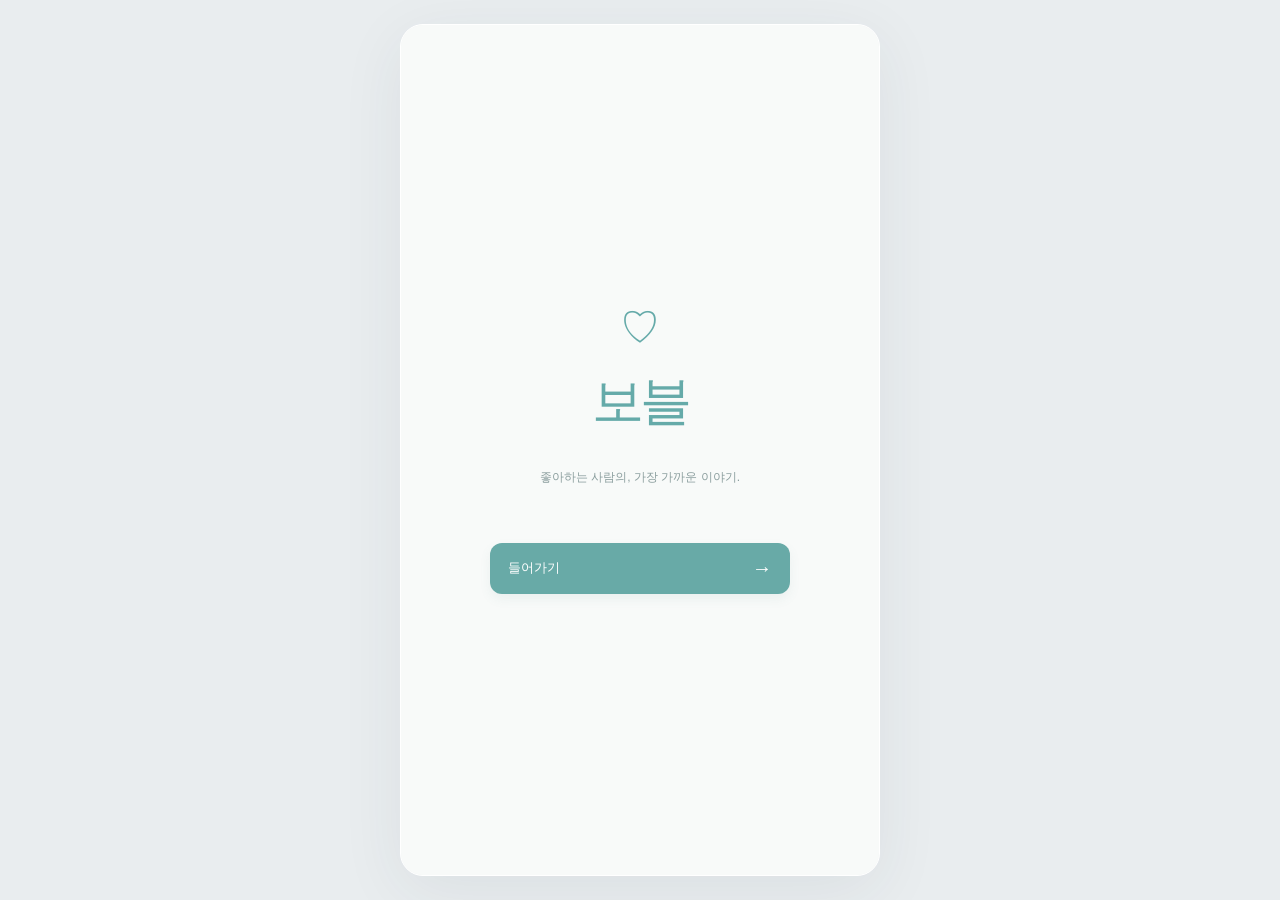
<file: index.html>
<!doctype html>
<html lang="ko"><head><meta charset="utf-8"><meta name="viewport" content="width=device-width,initial-scale=1,viewport-fit=cover"><meta name="theme-color" content="#ffffff"><meta name="description" content="한기립, 은표음, TPT와 나누는 우리만의 보블."><title>보블 · 가까워지는 이야기</title><link rel="icon" href="favicon.svg" type="image/svg+xml"><link rel="stylesheet" href="home.css?v=4"><link rel="manifest" href="manifest.webmanifest"><meta name="mobile-web-app-capable" content="yes"><meta name="apple-mobile-web-app-capable" content="yes"><meta name="apple-mobile-web-app-title" content="보블"><meta name="apple-mobile-web-app-status-bar-style" content="default"><link rel="apple-touch-icon" href="assets/bobble-icon-192.png"></head><body>
<main class="app">
<section id="splash" aria-label="보블 시작 화면"><div class="splash-mark" aria-hidden="true">♡</div><div class="wordmark">보블</div><p>좋아하는 사람의, 가장 가까운 이야기.</p><button class="enter-button" id="enter-bobble">들어가기 <span aria-hidden="true">→</span></button></section>
<section id="home" hidden>
<header class="home-header"><span class="brand">보블</span><span class="eyebrow">PRIVATE MESSAGE</span></header>
<div class="home-content"><div class="hero"><div class="hero-kicker">A LITTLE CLOSER</div><h1>오늘은 어떤<br>이야기가 기다릴까요.</h1><p>좋아하는 사람의 일상에, 조금 더 가까이.</p></div>
<section class="subscriptions" aria-label="구독 중인 스타"><div class="section-title"><h2>구독 중인 스타</h2><span>3명</span></div>
<button class="star" data-room="girib"><img src="assets/girib-profile.png" alt="" class="star-avatar girib"><span class="star-copy"><strong>한기립</strong><small>행복한 하루 보내.</small></span><span class="chevron" aria-hidden="true">›</span></button>
<button class="star" data-room="pyoeum"><img src="assets/pyoeum-profile.png" alt="" class="star-avatar pyoeum"><span class="star-copy"><strong>은표음 <span class="artist-label">ARTIST</span></strong><small>🎵 Happy Birthday to Me~</small></span><span class="new-dot" aria-label="새 메시지"></span><span class="chevron" aria-hidden="true">›</span></button>
<button class="star" data-room="tpt"><span class="star-avatar tpt" aria-hidden="true">tpt</span><span class="star-copy"><strong>TPT</strong><small>그럼 행복한 하루 보내세요!</small></span><span class="chevron" aria-hidden="true">›</span></button>
</section></div>
<nav class="bottom-nav" aria-label="메인 메뉴"><button class="nav-item selected" id="stars-tab" aria-current="page"><span aria-hidden="true">♡</span>스타</button><button class="nav-item" id="chats-tab"><svg viewBox="0 0 24 24" aria-hidden="true"><path d="M20 11.3c0 4.5-3.7 7.7-8.4 7.7-1.1 0-2.2-.2-3.2-.6L4 20l.9-4.5A7.3 7.3 0 0 1 3 10.6C3 6.1 6.7 3 11.4 3 16.1 3 20 6.8 20 11.3Z" fill="none" stroke="currentColor" stroke-width="1.4"/></svg>대화</button></nav>
</section>
<section id="chat-list" hidden><header class="home-header"><button class="back" id="list-back" aria-label="스타 목록으로">‹</button><h1 class="list-title">대화</h1></header><div class="list-body"><h2>우리의 보블</h2><div id="chat-list-items"></div></div></section>
<section id="room" aria-label="보블 대화방" hidden><iframe id="room-girib" title="한기립 보블" data-src="girib.html?v=5" hidden></iframe><iframe id="room-pyoeum" title="은표음 보블" data-src="pyoeum.html?v=23" hidden></iframe><iframe id="room-tpt" title="TPT 보블" data-src="tpt.html?v=5" hidden></iframe></section>
</main><script src="home.js?v=6"></script><script src="viewport.js?v=1"></script></body></html>
</file>
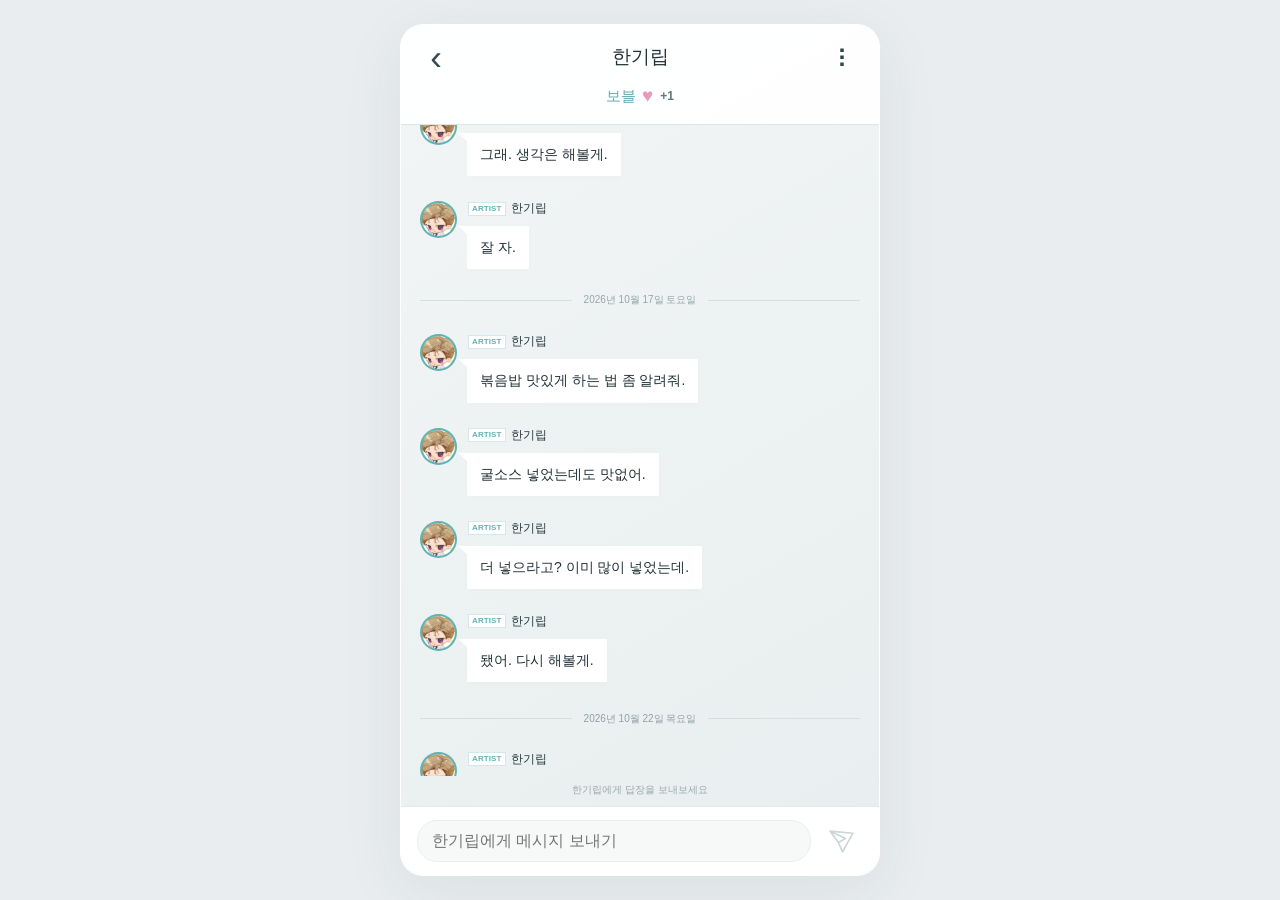
<file: girib.html>
<!doctype html>
<html lang="ko"><head><meta charset="utf-8"><meta name="viewport" content="width=device-width,initial-scale=1,viewport-fit=cover"><meta name="theme-color" content="#ffffff"><title>한기립 · 보블</title><link rel="stylesheet" href="style.css?v=14"><link rel="manifest" href="manifest.webmanifest"><meta name="mobile-web-app-capable" content="yes"><meta name="apple-mobile-web-app-capable" content="yes"><meta name="apple-mobile-web-app-title" content="보블"><meta name="apple-mobile-web-app-status-bar-style" content="default"><link rel="apple-touch-icon" href="assets/bobble-icon-192.png"></head>
<body><main class="phone"><header><div class="topbar"><button class="icon" id="info" aria-label="채팅 안내">‹</button><strong class="artist-title">한기립</strong><button class="icon menu" id="menu" aria-label="메뉴">⋮</button></div><div class="anniversary"><em>보블</em><span>♥</span><b id="days">+1</b></div></header><aside id="panel" hidden><button id="history">이전 보블 보기 ↑</button><button id="restart">처음부터 다시 만나기 ↻</button><button id="close">닫기</button></aside><section id="messages" aria-label="한기립과의 대화" aria-live="polite" aria-relevant="additions"><div class="date" id="date"></div></section><div class="reply-hint" id="hint">한기립에게 답장을 보내보세요</div><form id="composer"><label class="sr" for="reply">한기립에게 메시지</label><textarea id="reply" placeholder="한기립에게 메시지 보내기" rows="1" maxlength="300"></textarea><button class="send" id="send" aria-label="보내기" disabled><svg viewBox="0 0 28 28" aria-hidden="true"><path d="M3 4 25 6 15 24 11 15 3 4Z M3 4 18 11 11 15" fill="none" stroke="currentColor" stroke-width="1.6" stroke-linecap="round" stroke-linejoin="round"/></svg></button></form><div class="bottom-safe"></div></main><dialog id="photo-viewer" aria-label="사진 크게 보기"><button id="photo-close" aria-label="사진 닫기">×</button><img id="photo-full" alt=""></dialog><script src="rooms.js?v=4" data-room="girib"></script><script src="viewport.js?v=1"></script></body></html>
</file>
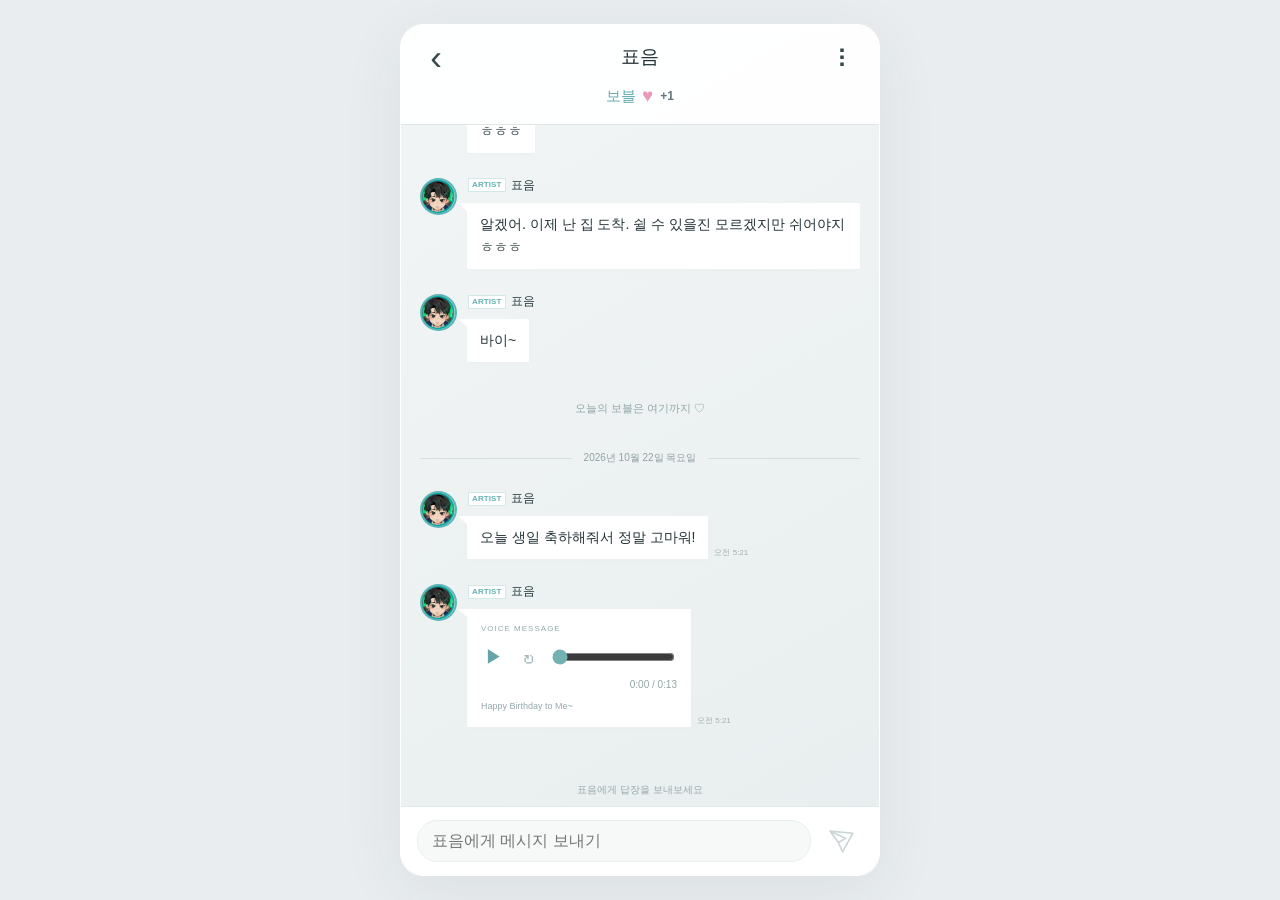
<file: pyoeum.html>
<!doctype html>
<html lang="ko"><head><meta charset="utf-8"><meta name="viewport" content="width=device-width,initial-scale=1,viewport-fit=cover"><meta name="theme-color" content="#ffffff"><title>표음 · 보블</title><link rel="stylesheet" href="style.css?v=14"><link rel="manifest" href="manifest.webmanifest"><meta name="mobile-web-app-capable" content="yes"><meta name="apple-mobile-web-app-capable" content="yes"><meta name="apple-mobile-web-app-title" content="보블"><meta name="apple-mobile-web-app-status-bar-style" content="default"><link rel="apple-touch-icon" href="assets/bobble-icon-192.png"></head>
<body><main class="phone"><header><div class="topbar"><button class="icon" id="info" aria-label="채팅 안내">‹</button><strong class="artist-title">표음</strong><button class="icon menu" id="menu" aria-label="메뉴">⋮</button></div><div class="anniversary"><em>보블</em><span>♥</span><b id="days">+1</b></div></header><aside id="panel" hidden><button id="history">이전 보블 보기 ↑</button><button id="restart">처음부터 다시 만나기 ↻</button><button id="close">닫기</button></aside><section id="messages" aria-label="표음과의 대화" aria-live="polite" aria-relevant="additions"><div class="date" id="date"></div></section><div class="reply-hint" id="hint">표음에게 답장을 보내보세요</div><form id="composer"><label class="sr" for="reply">표음에게 메시지</label><textarea id="reply" placeholder="표음에게 메시지 보내기" rows="1" maxlength="300"></textarea><button class="send" id="send" aria-label="보내기" disabled><svg viewBox="0 0 28 28" aria-hidden="true"><path d="M3 4 25 6 15 24 11 15 3 4Z M3 4 18 11 11 15" fill="none" stroke="currentColor" stroke-width="1.6" stroke-linecap="round" stroke-linejoin="round"/></svg></button></form><div class="bottom-safe"></div></main><dialog id="photo-viewer" aria-label="사진 크게 보기"><button id="photo-close" aria-label="사진 닫기">×</button><img id="photo-full" alt=""></dialog><script src="app.js?v=21"></script><script src="viewport.js?v=1"></script></body></html>
</file>
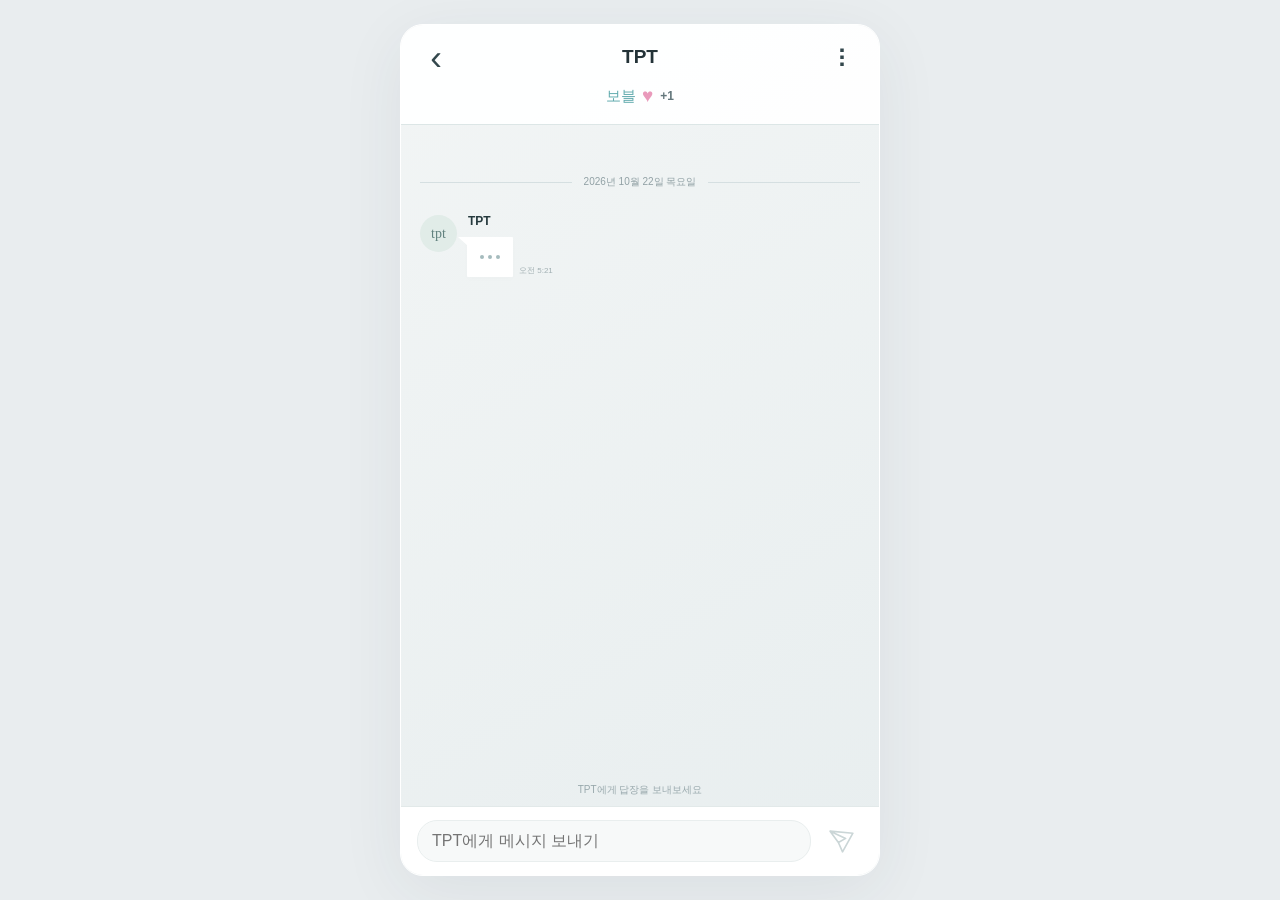
<file: tpt.html>
<!doctype html>
<html lang="ko"><head><meta charset="utf-8"><meta name="viewport" content="width=device-width,initial-scale=1,viewport-fit=cover"><meta name="theme-color" content="#ffffff"><title>TPT · 보블</title><link rel="stylesheet" href="style.css?v=14"><link rel="manifest" href="manifest.webmanifest"><meta name="mobile-web-app-capable" content="yes"><meta name="apple-mobile-web-app-capable" content="yes"><meta name="apple-mobile-web-app-title" content="보블"><meta name="apple-mobile-web-app-status-bar-style" content="default"><link rel="apple-touch-icon" href="assets/bobble-icon-192.png"></head>
<body><main class="phone"><header><div class="topbar"><button class="icon" id="info" aria-label="채팅 안내">‹</button><strong class="artist-title">TPT</strong><button class="icon menu" id="menu" aria-label="메뉴">⋮</button></div><div class="anniversary"><em>보블</em><span>♥</span><b id="days">+1</b></div></header><aside id="panel" hidden><button id="history">이전 보블 보기 ↑</button><button id="restart">처음부터 다시 만나기 ↻</button><button id="close">닫기</button></aside><section id="messages" aria-label="TPT과의 대화" aria-live="polite" aria-relevant="additions"><div class="date" id="date"></div></section><div class="reply-hint" id="hint">TPT에게 답장을 보내보세요</div><form id="composer"><label class="sr" for="reply">TPT에게 메시지</label><textarea id="reply" placeholder="TPT에게 메시지 보내기" rows="1" maxlength="300"></textarea><button class="send" id="send" aria-label="보내기" disabled><svg viewBox="0 0 28 28" aria-hidden="true"><path d="M3 4 25 6 15 24 11 15 3 4Z M3 4 18 11 11 15" fill="none" stroke="currentColor" stroke-width="1.6" stroke-linecap="round" stroke-linejoin="round"/></svg></button></form><div class="bottom-safe"></div></main><dialog id="photo-viewer" aria-label="사진 크게 보기"><button id="photo-close" aria-label="사진 닫기">×</button><img id="photo-full" alt=""></dialog><script src="rooms.js?v=6" data-room="tpt"></script><script src="viewport.js?v=1"></script></body></html>
</file>
<file: home.css>
:root{font-family:-apple-system,BlinkMacSystemFont,'Apple SD Gothic Neo','Noto Sans KR',sans-serif;color:#243b40;background:#e9edef;font-synthesis:none}*{box-sizing:border-box}body{margin:0}button{font:inherit;cursor:pointer}button:focus-visible{outline:2px solid #5ca9a6;outline-offset:3px}[hidden]{display:none!important}.app{max-width:480px;height:100dvh;margin:auto;background:#f5f7f6;position:relative;overflow:hidden;box-shadow:0 15px 65px #263f4b12}#splash{position:absolute;inset:0;z-index:10;background:#f8faf9;display:flex;flex-direction:column;align-items:center;justify-content:center;transition:opacity .3s}.splash-mark{color:#65aaa9;font-size:40px;line-height:1}.wordmark{font-size:52px;font-weight:700;color:#65aaa9;letter-spacing:-4px;margin:20px 0}#splash p{font-size:12px;color:#8b9e9e}.loading-dots{display:flex;gap:7px;margin-top:45px}.loading-dots i{height:5px;width:5px;border-radius:50%;background:#89b7b4;animation:pulse 1.2s infinite}.loading-dots i:nth-child(2){animation-delay:.15s}.loading-dots i:nth-child(3){animation-delay:.3s}#home{height:100%;display:flex;flex-direction:column}.home-header{display:flex;justify-content:space-between;align-items:center;min-height:78px;padding:calc(19px + env(safe-area-inset-top)) 26px 19px;background:#fff;flex-shrink:0}.brand{font-size:27px;font-weight:700;letter-spacing:-1.8px;color:#65aaa9}.eyebrow{font-size:9px;letter-spacing:2px;color:#8b9e9e}.home-content{flex:1;overflow-y:auto}.hero{background:#fff;padding:30px 27px 34px}.hero-kicker{font-size:10px;letter-spacing:2px;color:#65aaa9;margin-bottom:15px}h1{font-size:31px;line-height:1.45;font-weight:500;letter-spacing:-1.5px;margin:0}.hero p{font-size:12px;color:#8b9e9e;margin:14px 0 0}.subscriptions{padding:28px 21px 20px}.section-title{display:flex;align-items:center;justify-content:space-between;margin:0 6px 18px}.section-title h2{font-size:14px;font-weight:600;margin:0}.section-title>span{font-size:11px;color:#8b9e9e}.star{width:100%;border:1px solid #e5ecea;background:#fff;padding:18px 15px;display:flex;align-items:center;gap:14px;margin:0 0 11px;border-radius:15px;text-align:left;color:#243b40;transition:transform .16s,box-shadow .16s}.star:active{transform:scale(.985)}.star:hover{box-shadow:0 5px 16px #254f5410}.star-avatar{width:49px;height:49px;border-radius:50%;flex-shrink:0;object-fit:cover;display:grid;place-items:center}.girib{border:2px solid #dee4e0}.pyoeum{border:2px solid #8cc8c5}.tpt{background:#e5eeeb;font-family:Georgia,serif;font-size:18px;letter-spacing:-1px;color:#63817d}.star-copy{flex:1;min-width:0}.star-copy strong{display:block;font-size:15px;font-weight:600}.star-copy small{display:block;font-size:10px;color:#8b9e9e;margin-top:7px;line-height:1.5}.artist-label{font-size:8px;font-weight:500;color:#65aaa9;margin-left:4px;letter-spacing:.5px}.chevron{color:#a6b8b7;font-size:23px}.new-dot{width:5px;height:5px;border-radius:50%;background:#78b6ae}.bottom-nav{display:flex;justify-content:center;gap:70px;padding:14px 0 calc(14px + env(safe-area-inset-bottom));background:white;border-top:1px solid #e9efed}.nav-item{border:0;background:none;display:flex;flex-direction:column;align-items:center;gap:4px;color:#9badaa;font-size:10px;padding:0 15px}.nav-item>span{font-size:25px;line-height:26px}.nav-item svg{height:26px;width:26px}.nav-item.selected{color:#65aaa9}.back{border:0;background:none;padding:0;font-size:35px;color:#395255;line-height:1}.list-title{font-size:18px;letter-spacing:0;flex:1;text-align:center;margin-right:22px}.list-body{padding:27px 21px}.list-body h2{font-size:13px;font-weight:500;color:#8b9e9e;margin:0 6px 23px}#chat-list{height:100%;overflow-y:auto}#room{position:absolute;inset:0}iframe{width:100%;height:100%;border:0;background:#edf2f2;display:block}@keyframes pulse{50%{opacity:.25;transform:translateY(-2px)}}@media(min-width:600px){body{padding:24px}.app{height:calc(100dvh - 48px);max-height:960px;border-radius:23px;border:1px solid #fff}}@media(prefers-reduced-motion:reduce){*{animation:none!important;transition:none!important}}

.enter-button{margin-top:25px;border:0;border-radius:12px;padding:14px 18px;width:100%;display:flex;align-items:center;justify-content:space-between;background:#68aaa7;color:white;font-size:13px;font-weight:500;box-shadow:0 5px 12px #548a8515;transition:background .2s,transform .15s}.enter-button:hover{background:#589c99}.enter-button:active{transform:scale(.985)}.enter-button span{font-size:20px}

#splash .enter-button{width:calc(100% - 64px);max-width:300px;margin-top:45px}

html,body{height:100%;width:100%;overflow:hidden}
.home-content{min-height:0}.bottom-nav{flex-shrink:0}
.viewport-root .app{position:fixed;left:50%;top:var(--viewport-top,0px);transform:translateX(-50%);width:100%;height:var(--viewport-height,100dvh)}
@media(min-width:600px){.viewport-root .app{top:calc(var(--viewport-top,0px) + 24px);height:calc(var(--viewport-height,100dvh) - 48px)}}
</file>
<file: style.css>
:root{font-family:-apple-system,BlinkMacSystemFont,'Apple SD Gothic Neo','Noto Sans KR',sans-serif;color:#233237;background:#e9edef;font-synthesis:none}*{box-sizing:border-box}body{margin:0}button{font:inherit;cursor:pointer}button:focus-visible{outline:2px solid #57a5a7;outline-offset:4px}.phone{max-width:480px;margin:auto;height:100dvh;display:flex;flex-direction:column;position:relative;overflow:hidden;background:linear-gradient(150deg,#f2f5f5,#e8eeef);box-shadow:0 15px 65px #263f4b12}header{background:#fffffff5;padding:calc(8px + env(safe-area-inset-top)) 20px 13px;border-bottom:1px solid #dce6e6;z-index:2}.topbar{display:grid;grid-template-columns:32px 1fr 32px;align-items:center;height:43px}.artist-title{text-align:center;font-size:19px;font-weight:700}.icon{border:0;background:none;color:#33474c;font-size:35px;width:30px;padding:0;line-height:1}.menu{font-size:28px}.anniversary{display:flex;align-items:center;justify-content:center;gap:7px;height:30px;margin-top:3px;font-size:12px}.anniversary em{font-style:normal;font-size:15px;font-weight:700;color:#63acaf;letter-spacing:-.5px}.anniversary>span{color:#e99abb;font-size:19px}.anniversary b{font-size:12px;color:#64777c}#messages{flex:1;overflow-y:auto;padding:20px 19px 25px;scroll-behavior:smooth;overscroll-behavior:contain;scrollbar-width:thin;scrollbar-color:#c2d0d1 transparent}.date{font-size:10px;color:#91a1a5;text-align:center;margin:30px 0 25px;display:flex;align-items:center;gap:12px}.date:before,.date:after{content:'';height:1px;flex:1;background:#d5dfe1}.history-heading{text-align:center;font-size:10px;letter-spacing:2px;color:#94a6a9;margin:4px 0 26px}.row{display:flex;align-items:flex-start;gap:10px;margin:0 0 24px;animation:arrive .25s ease-out}.avatar{width:37px;height:37px;flex-shrink:0;border-radius:50%;padding:2px;background:#5cb5b4;margin-top:1px}.avatar img{width:100%;height:100%;object-fit:cover;display:block;border-radius:50%}.body{min-width:0;max-width:calc(100% - 47px)}.name{display:flex;gap:5px;align-items:center;margin:0 0 9px 1px;color:#25393d;font-size:12px}.name strong{font-weight:700}.artist-badge{color:#64b2b4;background:white;border:1px solid #d3e8e8;font-size:8px;font-weight:700;line-height:1;padding:2px 3px;letter-spacing:.1px}.line{display:flex;align-items:flex-end;gap:6px}.bubble{position:relative;background:#fff;border-radius:1px;padding:10px 13px;font-size:14px;line-height:1.65;white-space:pre-wrap;word-break:break-word;box-shadow:0 2px 7px #34575c04;min-width:0}.bubble:before{content:'';position:absolute;top:0;left:-9px;width:0;height:0;border-top:9px solid white;border-left:10px solid transparent}.time{color:#a1afb2;font-size:8px;white-space:nowrap;padding-bottom:1px}.mine{justify-content:flex-end;margin:4px 0 25px}.mine .body{max-width:82%}.mine .line{flex-direction:row-reverse}.mine .bubble{background:#d6e8e7;border-radius:8px 0 8px 8px}.mine .bubble:before{left:auto;right:-8px;border-left:0;border-right:9px solid transparent;border-top-color:#d6e8e7}.mine .time{text-align:right}.read{display:block;color:#71a5a4;margin-bottom:3px;font-size:9px}.dots{display:flex;gap:4px;padding:8px 0}.dots i{height:4px;width:4px;border-radius:50%;background:#a5bbbd;animation:pulse 1s infinite}.dots i:nth-child(2){animation-delay:.15s}.dots i:nth-child(3){animation-delay:.3s}.reply-hint{font-size:10px;color:#98a8ac;text-align:center;padding:7px 0 9px}#composer{display:flex;gap:12px;align-items:center;padding:12px 16px;background:#fff;border-top:1px solid #e2e9e9}textarea{resize:none;max-height:92px;min-height:40px;flex:1;min-width:0;border:1px solid #e9eeee;border-radius:20px;background:#f7f9f9;outline:none;padding:9px 14px;font:inherit;font-size:16px;line-height:22px}textarea:focus{border-color:#9fc8c9}.send{border:0;width:29px;height:34px;background:transparent;color:#65aaaa;padding:0;display:grid;place-items:center}.send svg{width:29px;height:29px}.send:disabled{color:#cbd6d7}.bottom-safe{background:#fff;height:env(safe-area-inset-bottom)}aside{position:absolute;top:110px;right:14px;left:65px;background:#fff;border:1px solid #e3ebeb;border-radius:14px;padding:20px;box-shadow:0 12px 45px #213b581c;z-index:5;font-size:12px;line-height:1.8}aside small{color:#8a9c9f;font-size:10px}aside button{display:block;border:0;background:#edf4f4;border-radius:7px;padding:10px;width:100%;margin-top:8px;color:#49767a}.song{width:224px;padding:13px 14px}.song-label{font-size:8px;letter-spacing:1px;color:#91acad;margin-bottom:7px}.player{display:flex;align-items:center;gap:10px}.play{width:26px;height:30px;background:none;border:0;color:#66a5a6;padding:0;font-size:18px}.track{flex:1;min-width:0;accent-color:#74b1b1;width:100%}.duration{font-size:10px;color:#94a6a8;text-align:right;margin-top:5px}.song-status{font-size:9px;color:#94aaad;margin-top:5px}.end{text-align:center;font-size:11px;color:#91a7ab;padding:15px 0 5px}.photo-bubble{padding:7px;max-width:270px}.photo-open{padding:0;display:block;border:0;background:none;width:100%}.photo-open img{display:block;width:100%;height:auto;max-height:370px;object-fit:contain}.history{animation:none}.history .time{display:none}dialog{padding:0;border:0;background:transparent;color:#fff;max-width:min(94vw,780px);max-height:94dvh;overflow:visible}dialog::backdrop{background:#101a22e8;backdrop-filter:blur(8px)}#photo-full{display:block;max-width:100%;max-height:80dvh;object-fit:contain;margin:auto}#photo-close{position:absolute;right:0;top:-42px;border:0;background:transparent;font-size:31px;color:#fff;padding:0 5px}.sr{position:absolute;clip:rect(0,0,0,0);width:1px;height:1px;overflow:hidden}@keyframes arrive{from{opacity:0;transform:translateY(6px)}to{opacity:1;transform:translateY(0)}}@keyframes pulse{50%{opacity:.3;transform:translateY(-2px)}}@media(min-width:600px){body{padding:24px}.phone{height:calc(100dvh - 48px);max-height:960px;border-radius:23px;border:1px solid #fff}header{padding-top:10px}}@media(prefers-reduced-motion:reduce){*{animation:none!important;scroll-behavior:auto!important}}

/* The chat fills its parent inside the Bobble app. */
body.embedded{padding:0;background:transparent}body.embedded .phone{height:100dvh;max-height:none;border:0;border-radius:0;box-shadow:none;width:100%}body.embedded header{padding-top:10px}

.loop{width:29px;height:30px;flex-shrink:0;border:0;border-radius:6px;background:transparent;color:#a7b8ba;font-size:23px;line-height:1;padding:0}.loop[aria-pressed="true"]{background:#e2f0ee;color:#438e8d}.player{gap:7px}
[hidden]{display:none!important}.tpt-avatar{font-family:Georgia,serif;display:grid;place-items:center;color:#62827f;background:#e1ece8;font-size:14px;padding:0}.history-heading{letter-spacing:0}

/* Keep the composer visible when the software keyboard changes the viewport. */
html,body{height:100%;overflow:hidden;width:100%}
header,.reply-hint,#composer,.bottom-safe{flex-shrink:0}
#messages{min-height:0;overflow-x:hidden}
#composer{gap:8px;min-width:0}
#reply{width:0;flex:1 1 0}
.send{flex:0 0 44px;width:44px;height:44px}
.time{flex-shrink:0}
.song{max-width:100%}
body.embedded .phone{height:100%;height:100dvh}
.viewport-root .phone{position:fixed;left:50%;top:var(--viewport-top,0px);transform:translateX(-50%);width:100%;height:var(--viewport-height,100dvh)}
@media(min-width:600px){.viewport-root .phone{top:calc(var(--viewport-top,0px) + 24px);height:calc(var(--viewport-height,100dvh) - 48px)}}
body.keyboard-open .bottom-safe{height:0}
</file>
